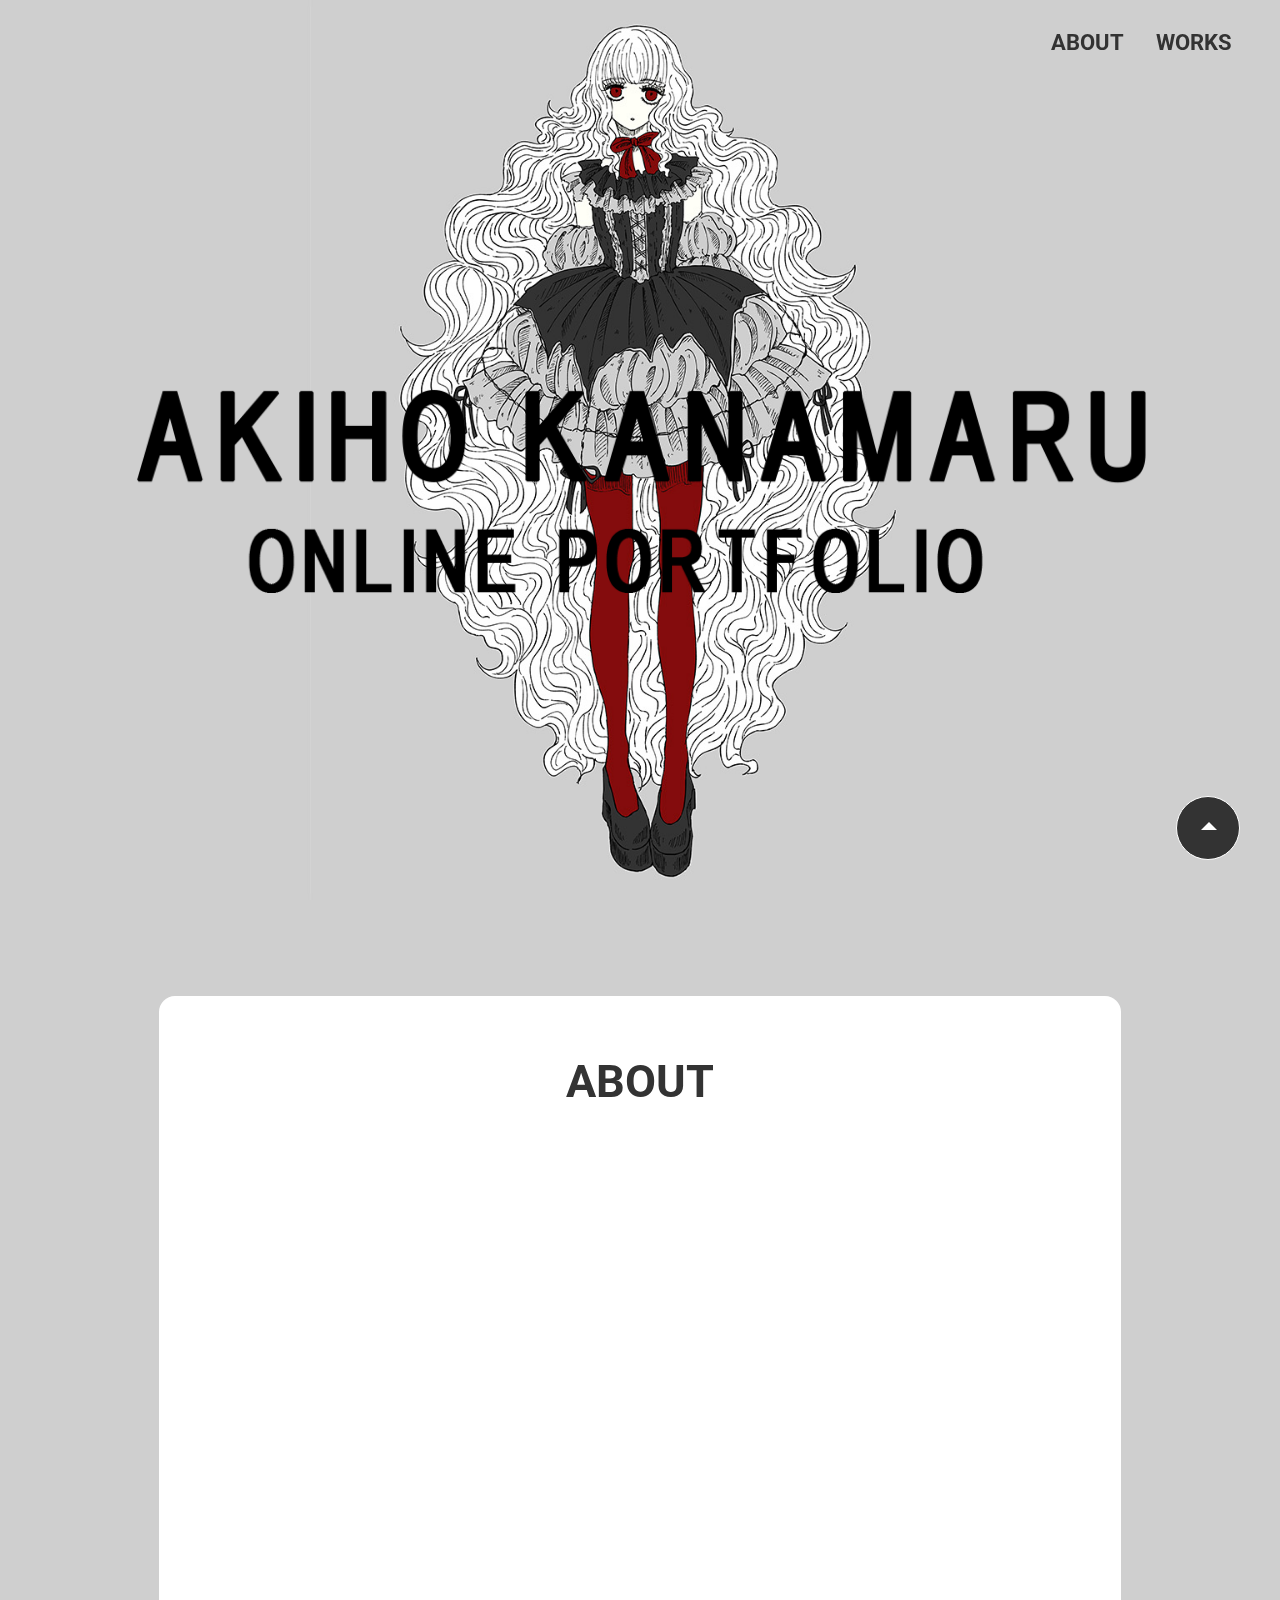
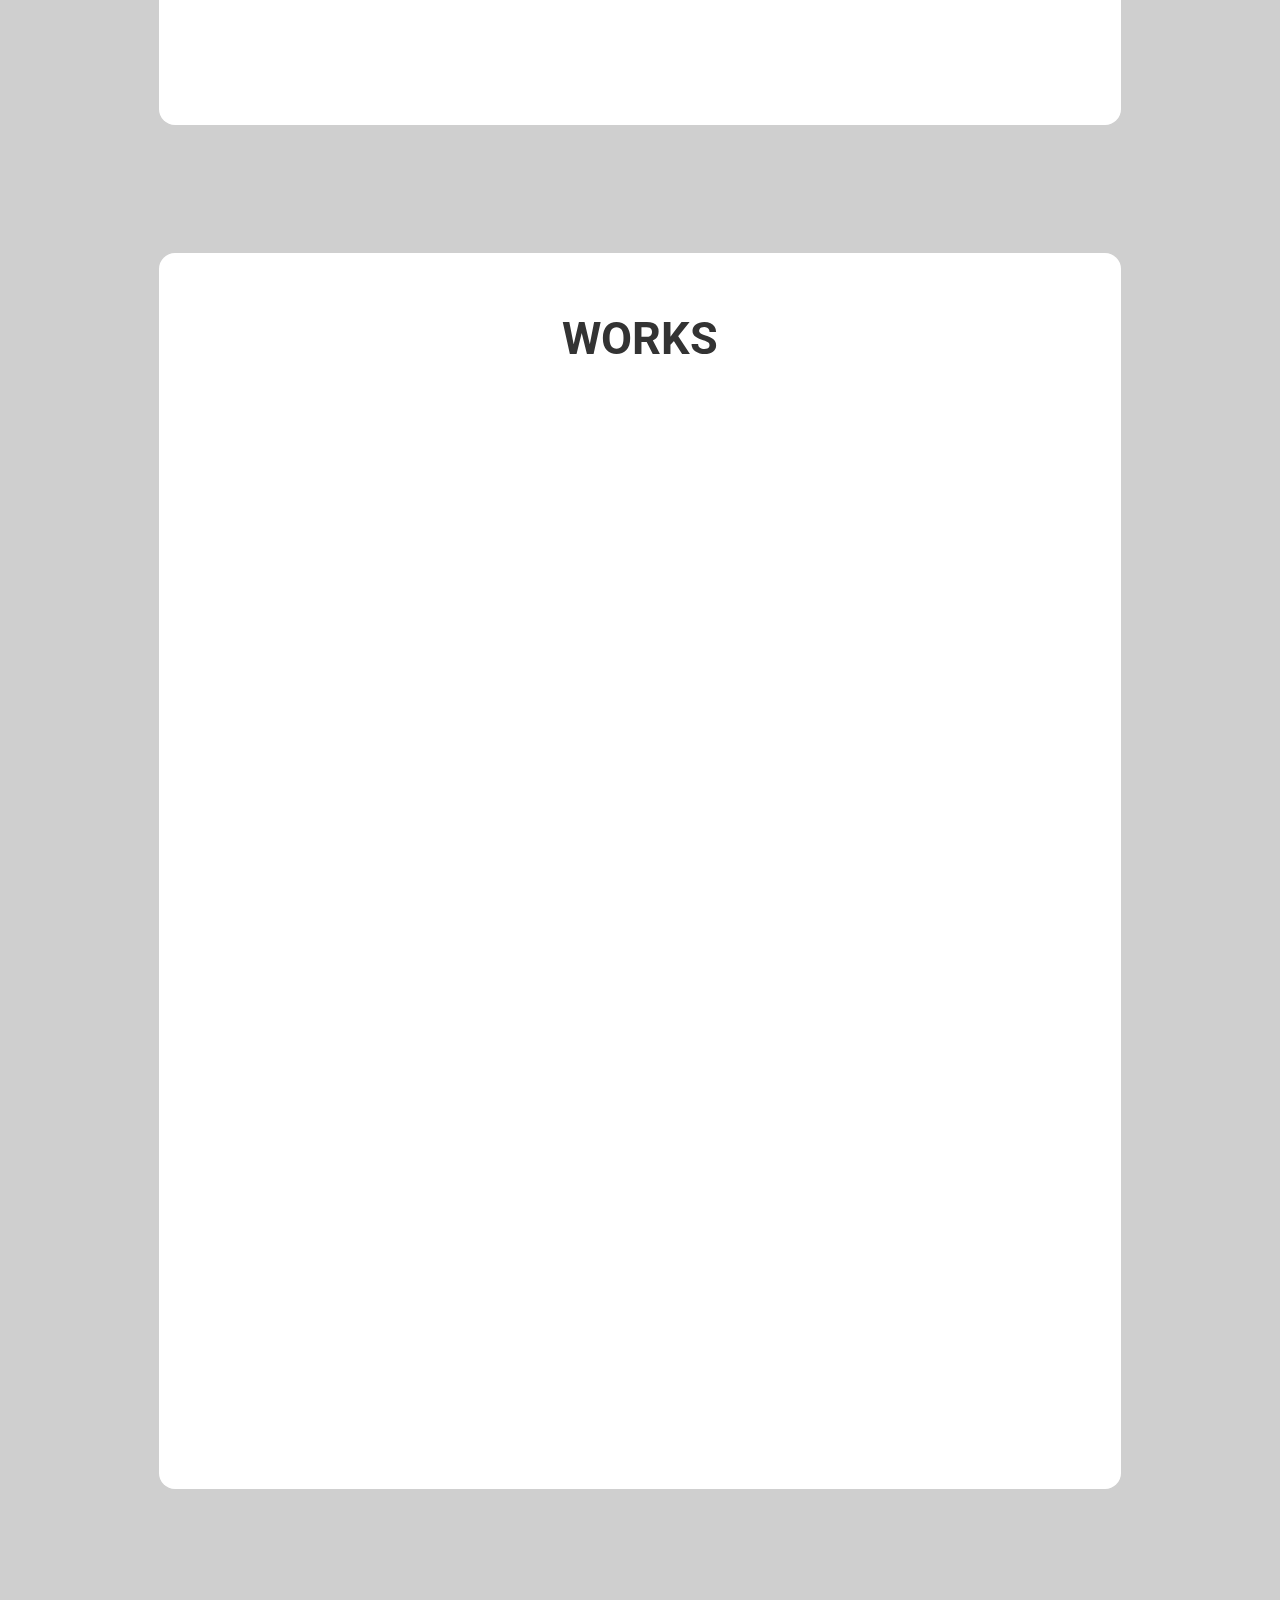
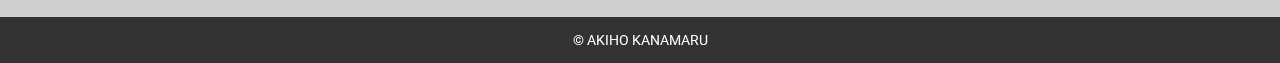
<file: index.html>
<!DOCTYPE html>
<html lang="ja">
<head>
    <meta charset="UTF-8">
    <meta name="viewport" content="width=device-width, initial-scale=1.0">
    <title>AKIHO KANAMARU ONLINE PORTFOLIO</title>

    <link rel="preconnect" href="https://fonts.googleapis.com">
    <link rel="preconnect" href="https://fonts.gstatic.com" crossorigin>
    <link href="https://fonts.googleapis.com/css2?family=Noto+Sans+JP:wght@100..900&family=Roboto:ital,wght@0,100..900;1,100..900&display=swap" rel="stylesheet">
    <link href="https://fonts.googleapis.com/icon?family=Material+Icons+Outlined" rel="stylesheet">

    <link rel="stylesheet" href="css/reset.css">
    <link rel="stylesheet" href="css/style.css">
</head>
<body>
    <header>
        <div class="hamburger-menu">
            <div class="toggle">
                <input type="checkbox" id="menu-btn-check">
                <label for="menu-btn-check" class="menu-btn">
                    <span></span>
                    <span></span>
                    <span></span>
                </label>
                <div class="mask"></div>
                <div class="gnav-contents">
                    <nav class="gnav-list">
                        <ul>
                            <li><a href="#about">ABOUT</a></li>
                            <li><a href="#works">WORKS</a></li>
                        </ul>
                    </nav>
                </div>
            </div>
        </div>
    </header>
    <main class="content">
        <div class="mainvisual">
            <h1>
                <img src="img/logo.png" alt="logo">
            </h1>
            <img src="img/mainvisual.jpg" alt="mv" class="mvimage">
        </div>
        <section id="about" class="container">
            <h2>ABOUT</h2>
            <div class="about-contents fade-in">
                <section class="about-text">
                    <h3>Akiho Kanamaru</h3>
                    <p>1993年東京生まれ。多摩美術大学情報デザイン学科メディア芸術コース卒。<br>
                        在学中から趣味でイラスト制作、同人誌制作を行っている。<br>
                        イラストは静かな雰囲気、同人誌は少し後味の悪い話を中心に制作。<br>
                        2024年2月から同年4月まで職業訓練校のWebデザイン学科に通っていた。
                    </p>
                </section>
                <section class="skill">
                    <h3>Skill</h3>
                    <ul class="skill-icon-list">
                        <li><img src="img/icon/icon1.png" alt="icon1"></li>
                        <li><img src="img/icon/icon2.png" alt="icon2"></li>
                        <li><img src="img/icon/icon3.png" alt="icon3"></li>
                        <li><img src="img/icon/icon4.png" alt="icon4"></li>
                        <li><img src="img/icon/icon5.png" alt="icon5"></li>
                    </ul>
                    <dl class="skill-date">
                        <dt>CLIP STUDIO PAINT EX</dt>
                        <dd>使用歴7年。イラスト、同人誌作成に使用。</dd>
                        <dt>Photoshop</dt>
                        <dd>使用歴8年。簡単なレタッチ、文字入れ、切り抜きや加工が可能。</dd>
                        <dt>Illustrator</dt>
                        <dd>使用歴1年未満。図形による描写、簡単なロゴの作成が可能。</dd>
                        <dt>HTML、css</dt>
                        <dd>使用歴2年。基本的なwebサイトの作成が可能。</dd>
                    </dl>
                </section>
            </div>
        </section>
        <section id="works" class="container">
            <h2>WORKS</h2>
            <section id="illust" class="fade-in">
                <h3>Illust</h3>
                <ul class="illust-list">
                    <li><a href="illust1.html"><img src="img/img_thumnale/img_thumnale1.jpg" alt="thumnale1"></a></li>
                    <li><a href="illust2.html"><img src="img/img_thumnale/img_thumnale2.jpg" alt="thumnale2"></a></li>
                    <li><a href="illust3.html"><img src="img/img_thumnale/img_thumnale3.jpg" alt="thumnale3"></a></li>
                    <li><a href="illust4.html"><img src="img/img_thumnale/img_thumnale4.jpg" alt="thumnale4"></a></li>
                    <li><a href="illust5.html"><img src="img/img_thumnale/img_thumnale5.jpg" alt="thumnale5"></a></li>
                    <li><a href="illust6.html"><img src="img/img_thumnale/img_thumnale6.jpg" alt="thumnale6"></a></li>
                </ul>
            </section>
            <section id="comic" class="fade-in">
                <h3>Comic</h3>
                <ul class="comic-list">
                    <li><a href="comic1.html"><img src="img/img_thumnale/img_thumnale7.jpg" alt="thumnale7"></a></li>
                    <li><a href="comic2.html"><img src="img/img_thumnale/img_thumnale8.jpg" alt="thumnale8"></a></li>
                    <li><a href="comic3.html"><img src="img/img_thumnale/img_thumnale9.jpg" alt="thumnale9"></a></li>
                </ul>
            </section>
        </section>
    </main>
    <footer>
        <a class="to-top" href="#"></a>
        <p class="copyright">&copy; AKIHO KANAMARU</p>
    </footer>

    <script src="https://code.jquery.com/jquery-3.7.1.js" integrity="sha256-eKhayi8LEQwp4NKxN+CfCh+3qOVUtJn3QNZ0TciWLP4=" crossorigin="anonymous"></script>
    <script src="js/script.js"></script>
</body>
</html>
</file>
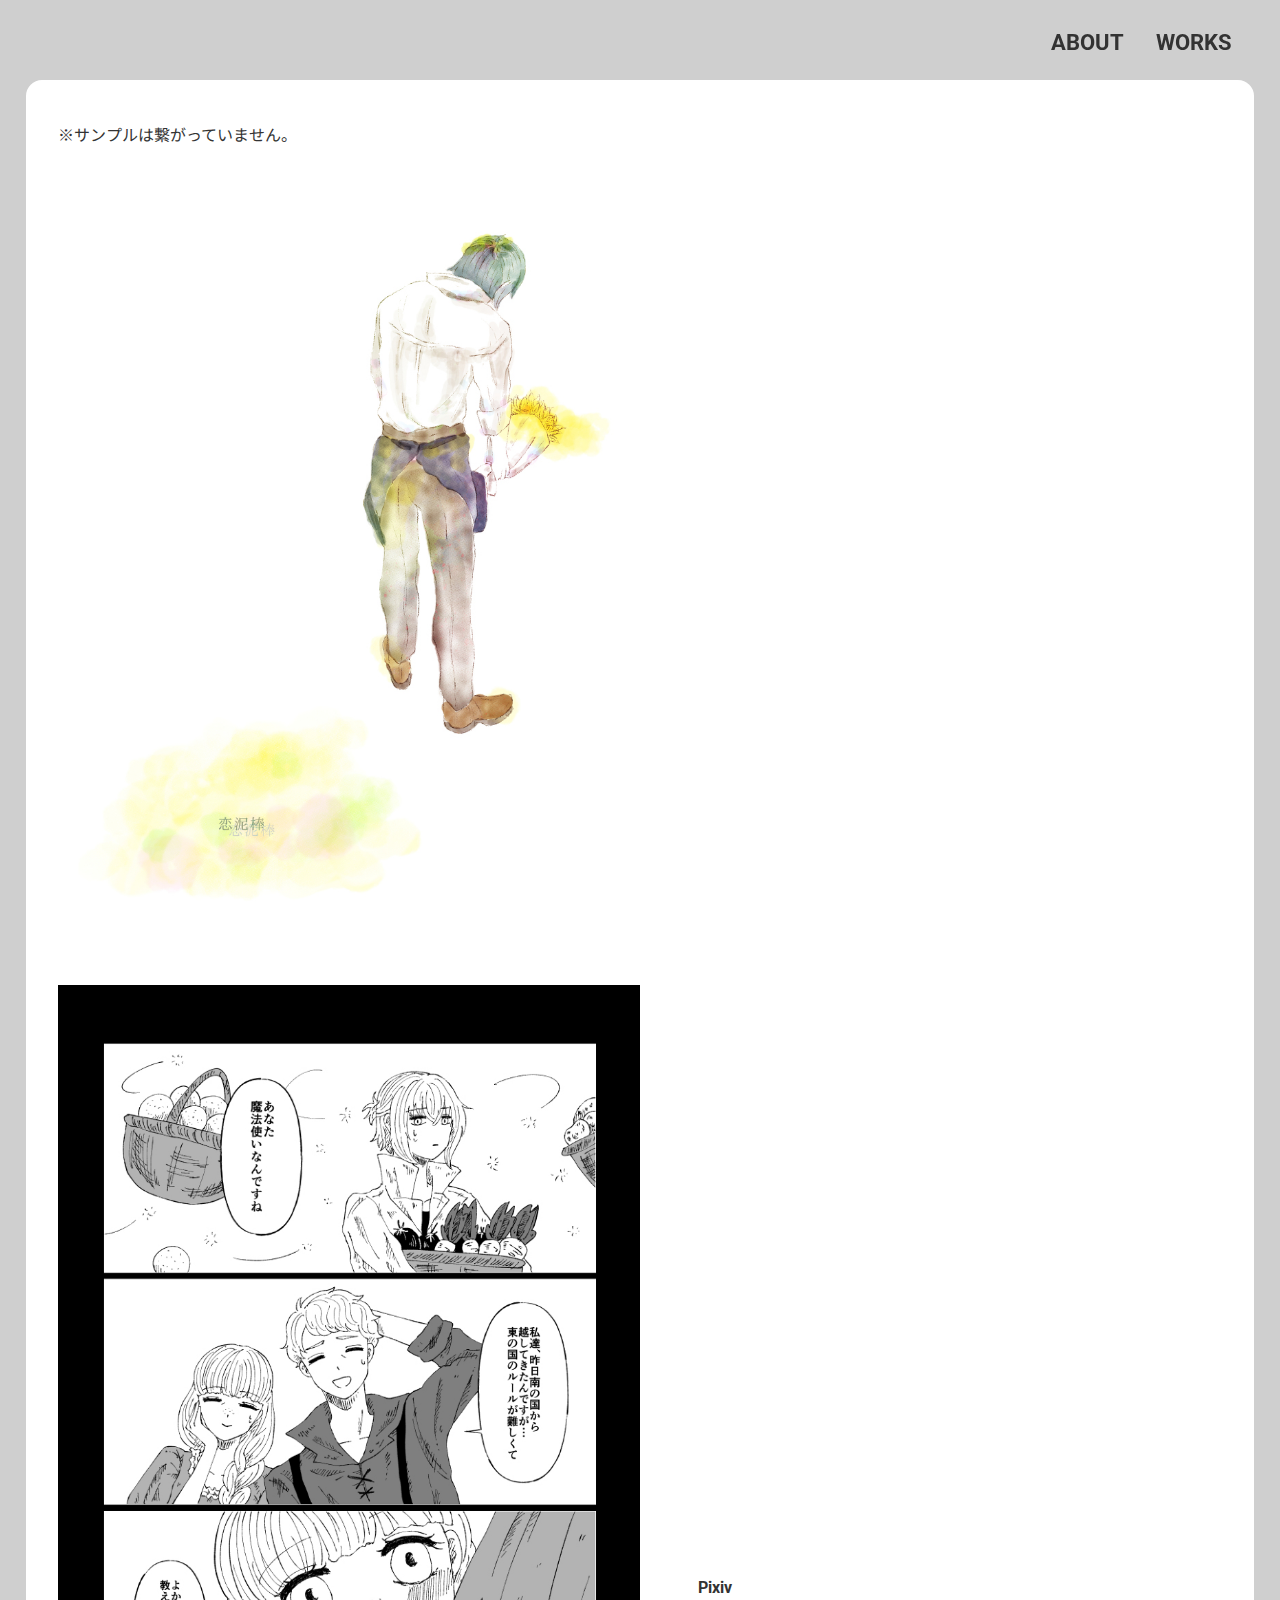
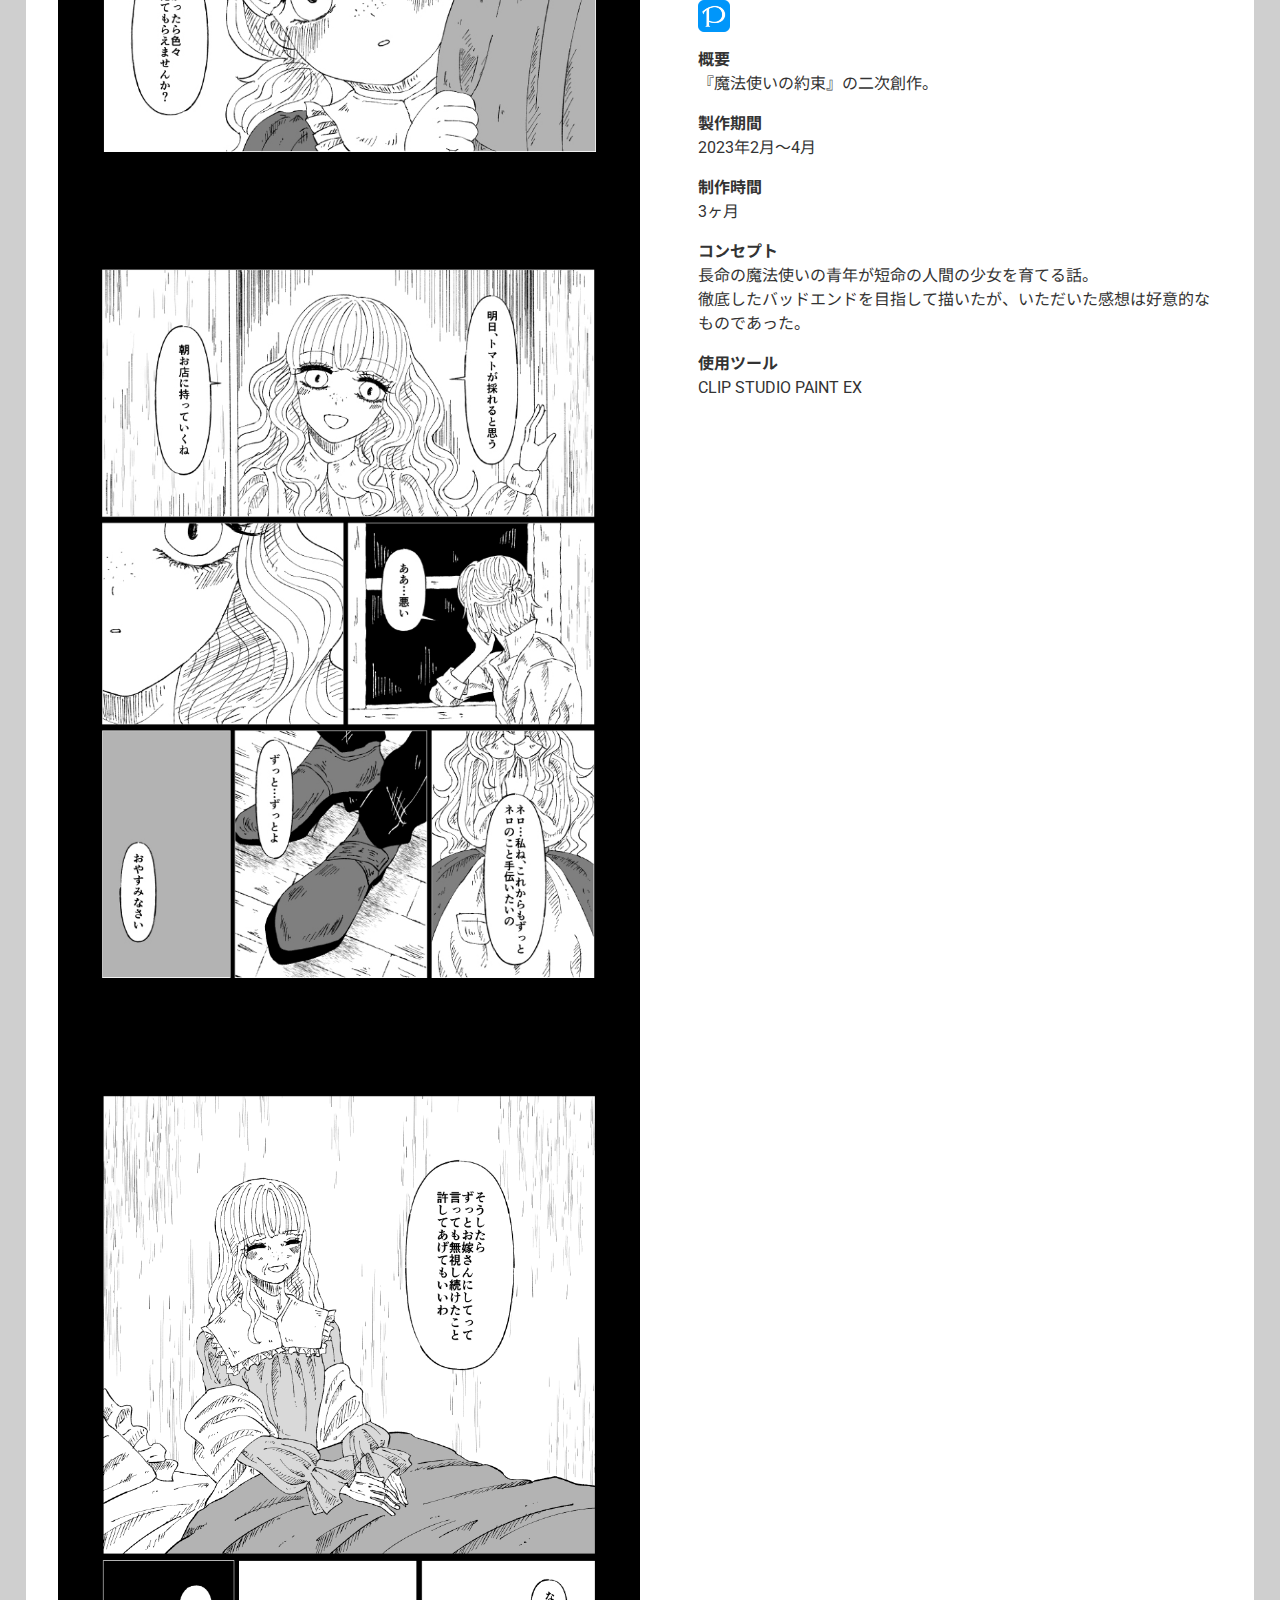
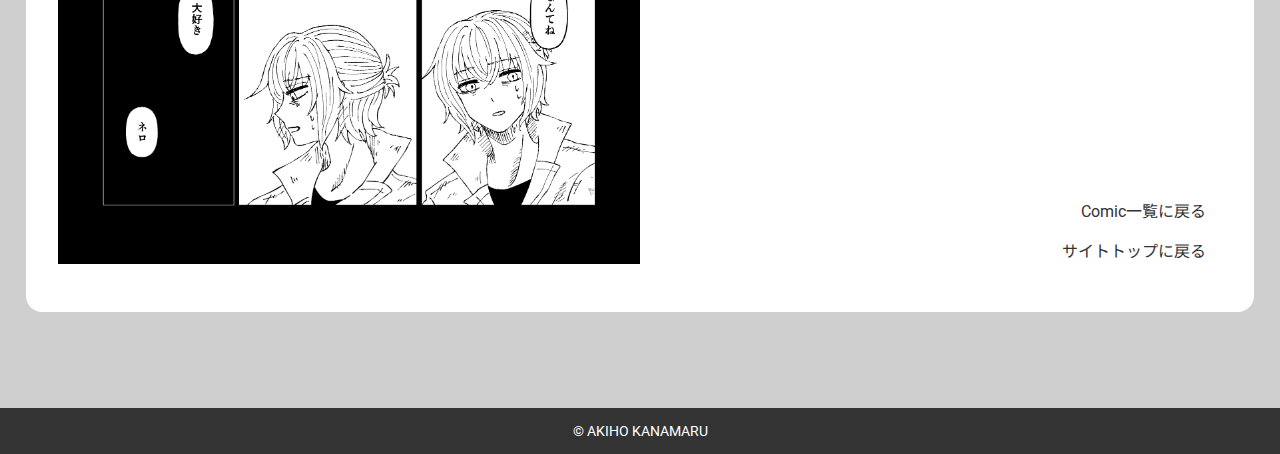
<file: comic2.html>
<!DOCTYPE html>
<html lang="ja">
<head>
    <meta charset="UTF-8">
    <meta name="viewport" content="width=device-width, initial-scale=1.0">
    <title>AKIHO KANAMARU ONLINE PORTFOLIO</title>

    <link rel="preconnect" href="https://fonts.googleapis.com">
    <link rel="preconnect" href="https://fonts.gstatic.com" crossorigin>
    <link href="https://fonts.googleapis.com/css2?family=Noto+Sans+JP:wght@100..900&family=Roboto:ital,wght@0,100..900;1,100..900&display=swap" rel="stylesheet">
    <link href="https://fonts.googleapis.com/icon?family=Material+Icons+Outlined" rel="stylesheet">
    
    <link rel="stylesheet" href="css/reset.css">
    <link rel="stylesheet" href="css/slick.css">
    <link rel="stylesheet" href="css/slick-theme.css">
    <link rel="stylesheet" href="css/style.css">

    <script src="https://code.jquery.com/jquery-3.7.1.js" integrity="sha256-eKhayi8LEQwp4NKxN+CfCh+3qOVUtJn3QNZ0TciWLP4=" crossorigin="anonymous"></script>
    <script src="js/slick.min.js"></script>
    <script src="js/script.js"></script>
</head>
<body>
    <header>
        <div class="hamburger-menu">
            <div class="toggle">
                <input type="checkbox" id="menu-btn-check">
                <label for="menu-btn-check" class="menu-btn">
                    <span></span>
                    <span></span>
                    <span></span>
                </label>
                <div class="gnav-contents">
                    <nav class="gnav-list">
                        <ul>
                            <li><a href="#about">ABOUT</a></li>
                            <li><a href="#works">WORKS</a></li>
                        </ul>
                    </nav>
                </div>
            </div>
        </div>
    </header>
    <main class="work-container">
        <div class="comic-contents">
            <div class="comic-img-list">
                <p>※サンプルは繋がっていません。</p>
                <ul class="slide-items">
                    <li><img src="img/comic/comic5.jpg" alt="comic5"></li>
                    <li><img src="img/comic/comic6.jpg" alt="comic6"></li>
                    <li><img src="img/comic/comic7.jpg" alt="comic7"></li>
                    <li><img src="img/comic/comic8.jpg" alt="comic8"></li>
                </ul>
            </div>
            <div class="comic-text">
                <dl>
                    <dt>Pixiv</dt>
                    <dd class="pixiv-icon">
                        <a href="https://www.pixiv.net/artworks/107549200" target="_blank">
                            <img src="img/icon/icon6.png" alt="icon6">
                        </a>
                    </dd>
                    <dt>概要</dt>
                    <dd>『魔法使いの約束』の二次創作。<br>
                    </dd>
                    <dt>製作期間</dt>
                    <dd>2023年2月～4月</dd>
                    <dt>制作時間</dt>
                    <dd>3ヶ月</dd>
                    <dt>コンセプト</dt>
                    <dd>
                        長命の魔法使いの青年が短命の人間の少女を育てる話。
                        <br>
                        徹底したバッドエンドを目指して描いたが、いただいた感想は好意的なものであった。
                    </dd>
                    <dt>使用ツール</dt>
                    <dd>CLIP STUDIO PAINT EX</dd>
                </dl>

                <ul class="back-link">
                    <li><a href="index.html#comic">Comic一覧に戻る</a></li>
                    <li><a href="index.html">サイトトップに戻る</a></li>
                </ul>
            </div>
        </div>
    </main>
    <footer>
        <p class="copyright">&copy; AKIHO KANAMARU</p>
    </footer>
</body>
</file>
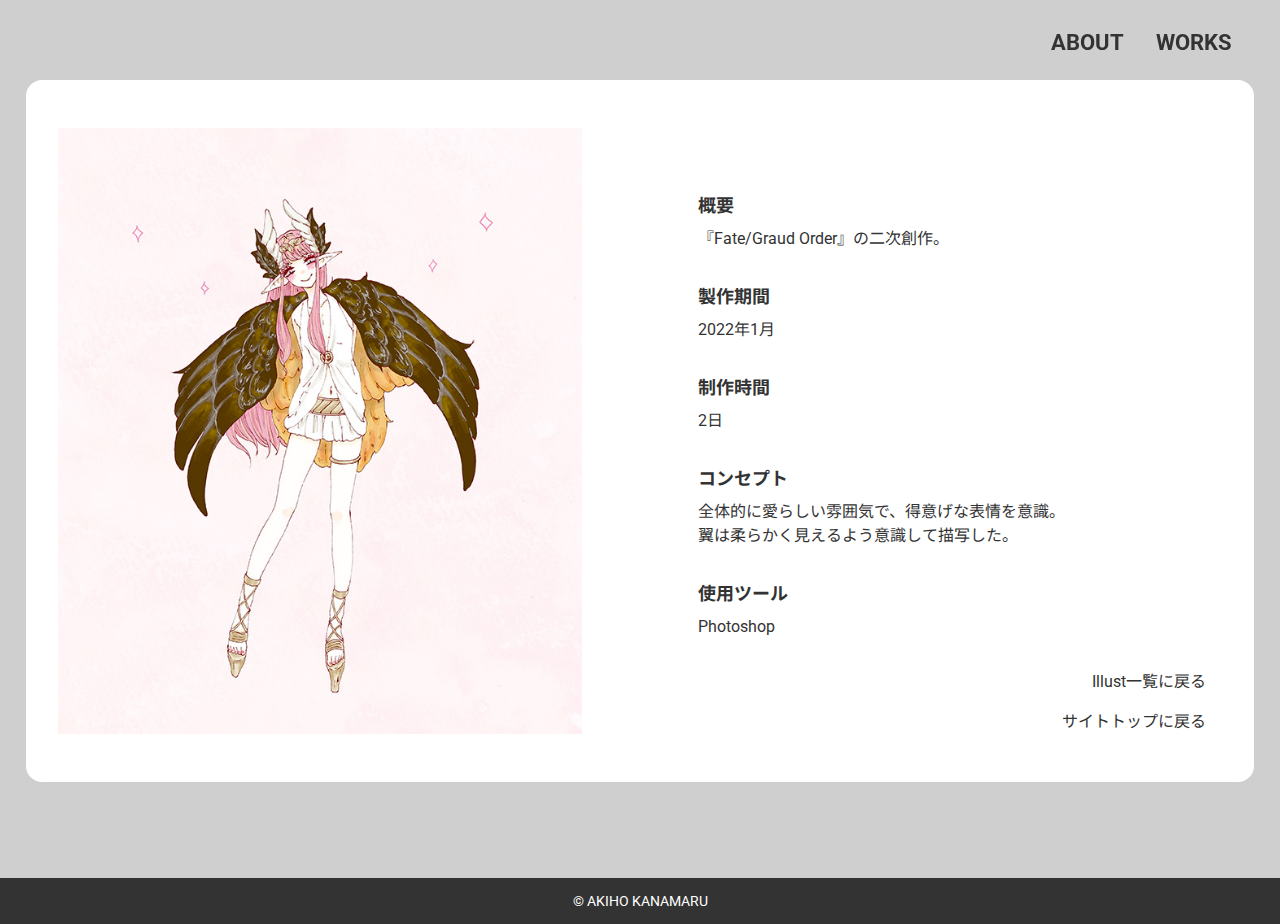
<file: illust1.html>
<!DOCTYPE html>
<html lang="ja">
<head>
    <meta charset="UTF-8">
    <meta name="viewport" content="width=device-width, initial-scale=1.0">
    <title>AKIHO KANAMARU ONLINE PORTFOLIO</title>

    <link rel="preconnect" href="https://fonts.googleapis.com">
    <link rel="preconnect" href="https://fonts.gstatic.com" crossorigin>
    <link href="https://fonts.googleapis.com/css2?family=Noto+Sans+JP:wght@100..900&family=Roboto:ital,wght@0,100..900;1,100..900&display=swap" rel="stylesheet">
    <link href="https://fonts.googleapis.com/icon?family=Material+Icons+Outlined" rel="stylesheet">

    <link rel="stylesheet" href="css/reset.css">
    <link rel="stylesheet" href="css/style.css">
</head>
<body>
    <header>
        <div class="hamburger-menu">
            <div class="toggle">
                <input type="checkbox" id="menu-btn-check">
                <label for="menu-btn-check" class="menu-btn">
                    <span></span>
                    <span></span>
                    <span></span>
                </label>
                <div class="gnav-contents">
                    <nav class="gnav-list">
                        <ul>
                            <li><a href="#about">ABOUT</a></li>
                            <li><a href="#works">WORKS</a></li>
                        </ul>
                    </nav>
                </div>
            </div>
        </div>
    </header>
    <main class="work-container">
        <div class="illust-contents">
            <img src="img/illust/illust1.jpg" alt="illust1">
            <div class="illust-text">
                <dl>
                    <dt>概要</dt>
                    <dd>『Fate/Graud Order』の二次創作。</dd>
                    <dt>製作期間</dt>
                    <dd>2022年1月</dd>
                    <dt>制作時間</dt>
                    <dd>2日</dd>
                    <dt>コンセプト</dt>
                    <dd>全体的に愛らしい雰囲気で、得意げな表情を意識。<br>
                        翼は柔らかく見えるよう意識して描写した。
                    </dd>
                    <dt>使用ツール</dt>
                    <dd>Photoshop</dd>
                </dl>

                <ul class="back-link">
                    <li><a href="index.html#illust">Illust一覧に戻る</a></li>
                    <li><a href="index.html">サイトトップに戻る</a></li>
                </ul>
            </div>
        </div>
    </main>
    <footer>
        <p class="copyright">&copy; AKIHO KANAMARU</p>
    </footer>
</body>
</file>
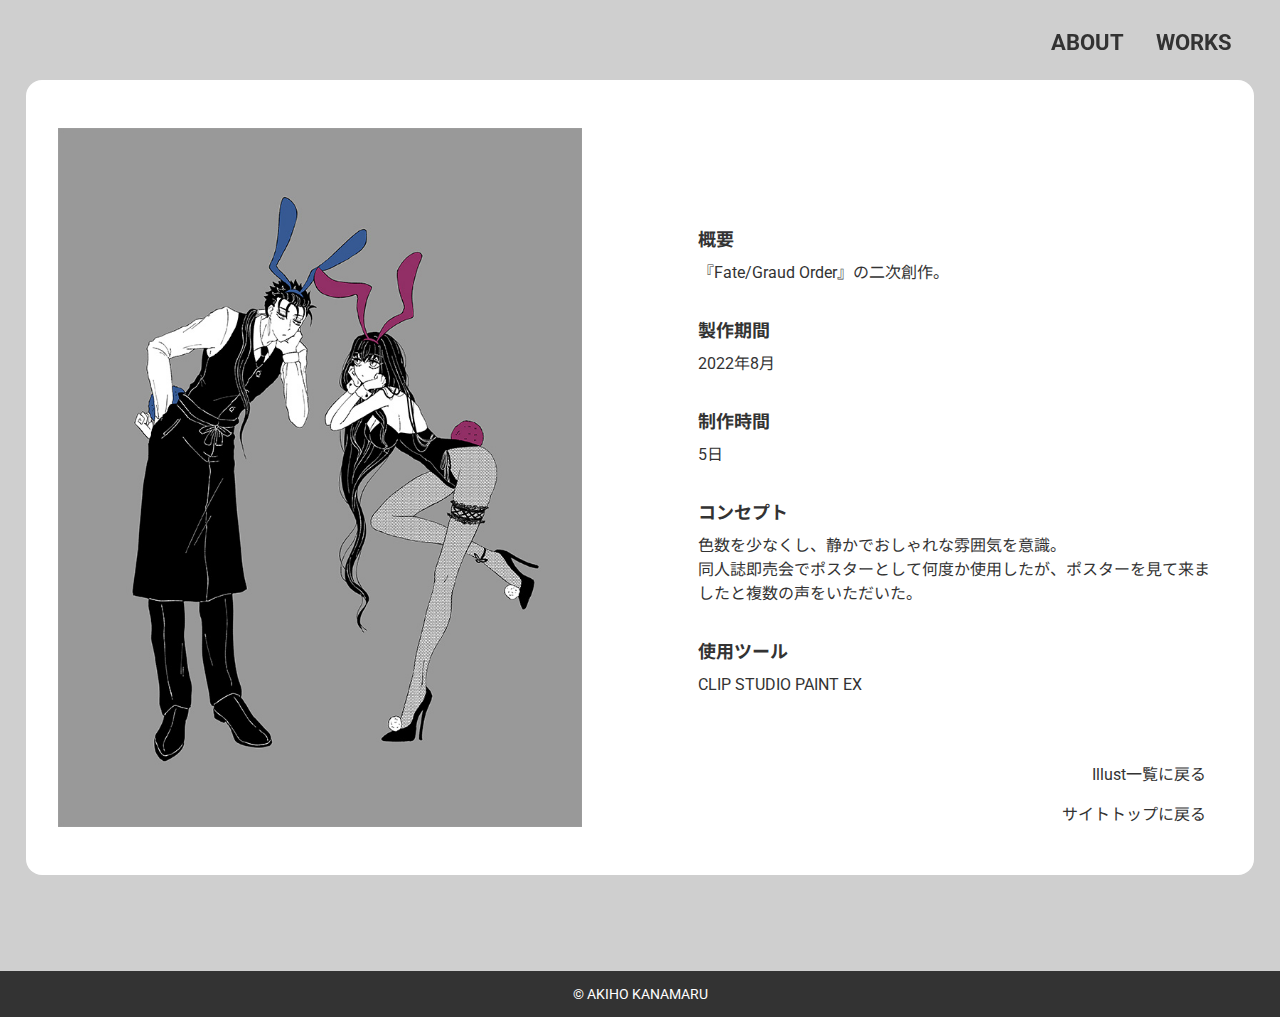
<file: illust2.html>
<!DOCTYPE html>
<html lang="ja">
<head>
    <meta charset="UTF-8">
    <meta name="viewport" content="width=device-width, initial-scale=1.0">
    <title>AKIHO KANAMARU ONLINE PORTFOLIO</title>

    <link rel="preconnect" href="https://fonts.googleapis.com">
    <link rel="preconnect" href="https://fonts.gstatic.com" crossorigin>
    <link href="https://fonts.googleapis.com/css2?family=Noto+Sans+JP:wght@100..900&family=Roboto:ital,wght@0,100..900;1,100..900&display=swap" rel="stylesheet">
    <link href="https://fonts.googleapis.com/icon?family=Material+Icons+Outlined" rel="stylesheet">

    <link rel="stylesheet" href="css/reset.css">
    <link rel="stylesheet" href="css/style.css">
</head>
<body>
    <header>
        <div class="hamburger-menu">
            <div class="toggle">
                <input type="checkbox" id="menu-btn-check">
                <label for="menu-btn-check" class="menu-btn">
                    <span></span>
                    <span></span>
                    <span></span>
                </label>
                <div class="gnav-contents">
                    <nav class="gnav-list">
                        <ul>
                            <li><a href="#about">ABOUT</a></li>
                            <li><a href="#works">WORKS</a></li>
                        </ul>
                    </nav>
                </div>
            </div>
        </div>
    </header>
    <main class="work-container">
        <div class="illust-contents">
            <img src="img/illust/illust2.jpg" alt="illust2">
            <div class="illust-text">
                <dl>
                    <dt>概要</dt>
                    <dd>『Fate/Graud Order』の二次創作。</dd>
                    <dt>製作期間</dt>
                    <dd>2022年8月</dd>
                    <dt>制作時間</dt>
                    <dd>5日</dd>
                    <dt>コンセプト</dt>
                    <dd>色数を少なくし、静かでおしゃれな雰囲気を意識。<br>
                        同人誌即売会でポスターとして何度か使用したが、ポスターを見て来ましたと複数の声をいただいた。
                    </dd>
                    <dt>使用ツール</dt>
                    <dd>CLIP STUDIO PAINT EX</dd>
                </dl>

                <ul class="back-link">
                    <li><a href="index.html#illust">Illust一覧に戻る</a></li>
                    <li><a href="index.html">サイトトップに戻る</a></li>
                </ul>
            </div>
        </div>
    </main>
    <footer>
        <p class="copyright">&copy; AKIHO KANAMARU</p>
    </footer>
</body>
</file>
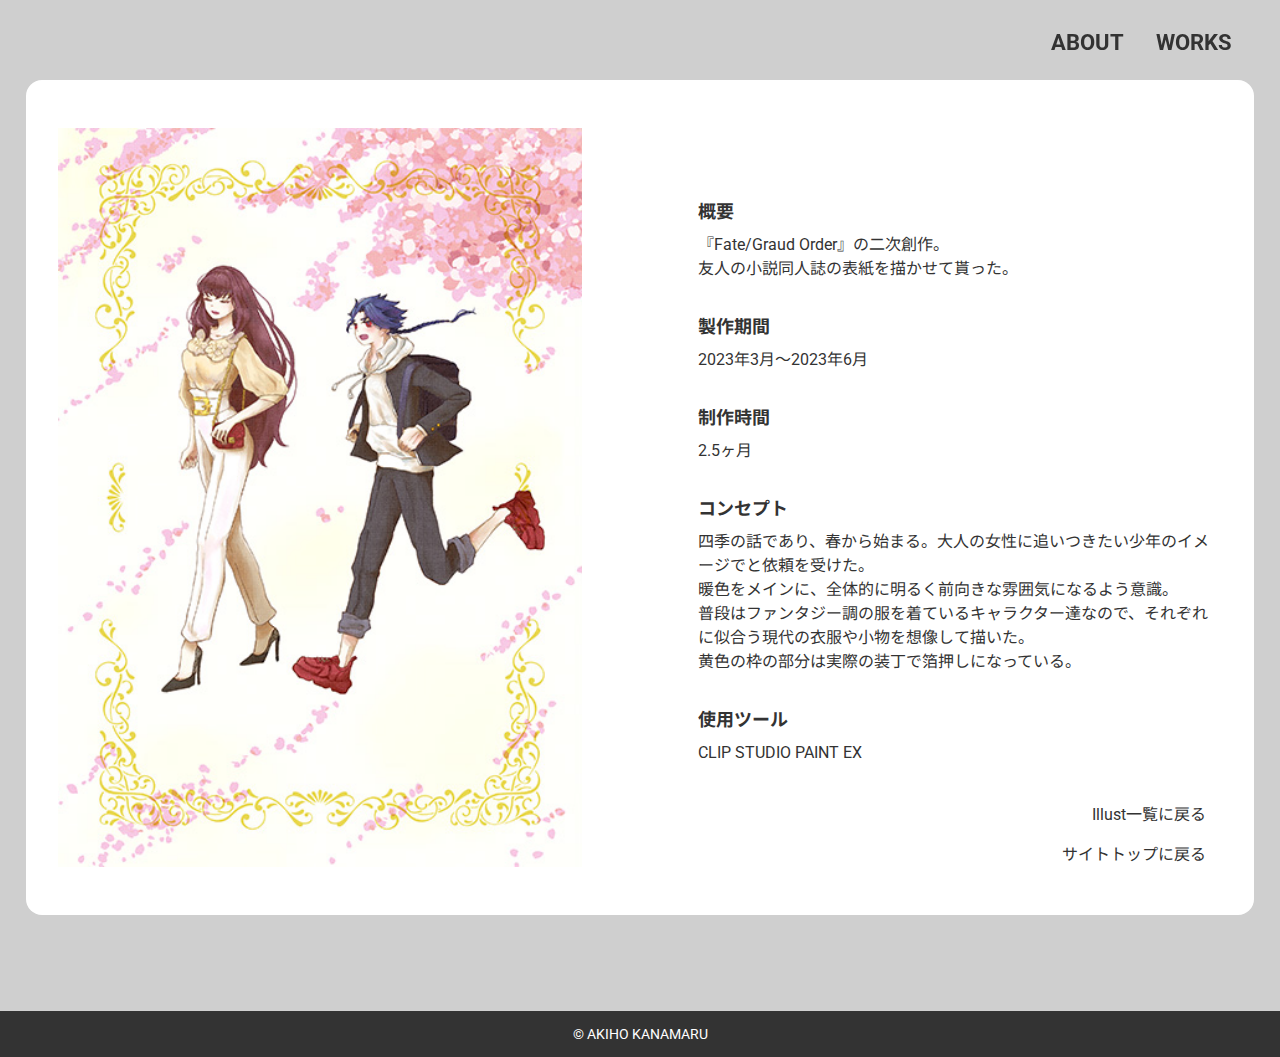
<file: illust3.html>
<!DOCTYPE html>
<html lang="ja">
<head>
    <meta charset="UTF-8">
    <meta name="viewport" content="width=device-width, initial-scale=1.0">
    <title>AKIHO KANAMARU ONLINE PORTFOLIO</title>

    <link rel="preconnect" href="https://fonts.googleapis.com">
    <link rel="preconnect" href="https://fonts.gstatic.com" crossorigin>
    <link href="https://fonts.googleapis.com/css2?family=Noto+Sans+JP:wght@100..900&family=Roboto:ital,wght@0,100..900;1,100..900&display=swap" rel="stylesheet">
    <link href="https://fonts.googleapis.com/icon?family=Material+Icons+Outlined" rel="stylesheet">

    <link rel="stylesheet" href="css/reset.css">
    <link rel="stylesheet" href="css/style.css">
</head>
<body>
    <header>
        <div class="hamburger-menu">
            <div class="toggle">
                <input type="checkbox" id="menu-btn-check">
                <label for="menu-btn-check" class="menu-btn">
                    <span></span>
                    <span></span>
                    <span></span>
                </label>
                <div class="gnav-contents">
                    <nav class="gnav-list">
                        <ul>
                            <li><a href="#about">ABOUT</a></li>
                            <li><a href="#works">WORKS</a></li>
                        </ul>
                    </nav>
                </div>
            </div>
        </div>
    </header>
    <main class="work-container">
        <div class="illust-contents">
            <img src="img/illust/illust3.jpg" alt="illust3">
            <div class="illust-text">
                <dl>
                    <dt>概要</dt>
                    <dd>『Fate/Graud Order』の二次創作。<br>
                        友人の小説同人誌の表紙を描かせて貰った。<br>
                    </dd>
                    <dt>製作期間</dt>
                    <dd>2023年3月～2023年6月</dd>
                    <dt>制作時間</dt>
                    <dd>2.5ヶ月</dd>
                    <dt>コンセプト</dt>
                    <dd>
                        四季の話であり、春から始まる。大人の女性に追いつきたい少年のイメージでと依頼を受けた。<br>
                        暖色をメインに、全体的に明るく前向きな雰囲気になるよう意識。<br>
                        普段はファンタジー調の服を着ているキャラクター達なので、それぞれに似合う現代の衣服や小物を想像して描いた。<br>
                        黄色の枠の部分は実際の装丁で箔押しになっている。
                    </dd>
                    <dt>使用ツール</dt>
                    <dd>CLIP STUDIO PAINT EX</dd>
                </dl>

                <ul class="back-link">
                    <li><a href="index.html#illust">Illust一覧に戻る</a></li>
                    <li><a href="index.html">サイトトップに戻る</a></li>
                </ul>
            </div>
        </div>
    </main>
    <footer>
        <p class="copyright">&copy; AKIHO KANAMARU</p>
    </footer>
</body>
</file>
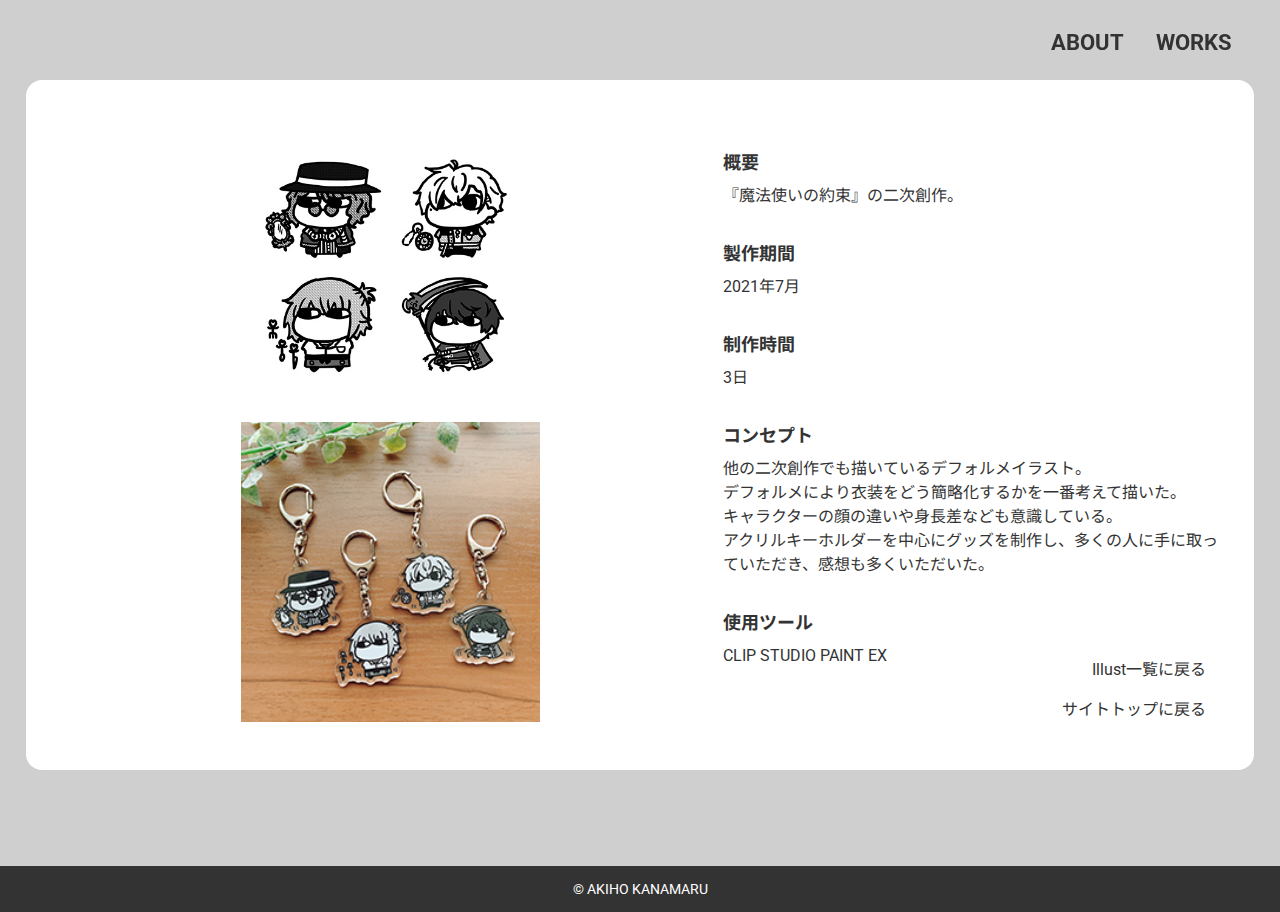
<file: illust4.html>
<!DOCTYPE html>
<html lang="ja">
<head>
    <meta charset="UTF-8">
    <meta name="viewport" content="width=device-width, initial-scale=1.0">
    <title>AKIHO KANAMARU ONLINE PORTFOLIO</title>

    <link rel="preconnect" href="https://fonts.googleapis.com">
    <link rel="preconnect" href="https://fonts.gstatic.com" crossorigin>
    <link href="https://fonts.googleapis.com/css2?family=Noto+Sans+JP:wght@100..900&family=Roboto:ital,wght@0,100..900;1,100..900&display=swap" rel="stylesheet">
    <link href="https://fonts.googleapis.com/icon?family=Material+Icons+Outlined" rel="stylesheet">

    <link rel="stylesheet" href="css/reset.css">
    <link rel="stylesheet" href="css/style.css">
</head>
<body>
    <header>
        <div class="hamburger-menu">
            <div class="toggle">
                <input type="checkbox" id="menu-btn-check">
                <label for="menu-btn-check" class="menu-btn">
                    <span></span>
                    <span></span>
                    <span></span>
                </label>
                <div class="gnav-contents">
                    <nav class="gnav-list">
                        <ul>
                            <li><a href="#about">ABOUT</a></li>
                            <li><a href="#works">WORKS</a></li>
                        </ul>
                    </nav>
                </div>
            </div>
        </div>
    </header>
    <main class="work-container">
        <div class="illust-contents">
            <div class="illust4">
                <img src="img/illust/illust4.jpg" alt="illust4">
                <img src="img/illust/illust4-2.JPG" alt="illust4-2">
            </div>
            <div class="illust-text">
                <dl>
                    <dt>概要</dt>
                    <dd>『魔法使いの約束』の二次創作。</dd>
                    <dt>製作期間</dt>
                    <dd>2021年7月</dd>
                    <dt>制作時間</dt>
                    <dd>3日</dd>
                    <dt>コンセプト</dt>
                    <dd>他の二次創作でも描いているデフォルメイラスト。<br>
                        デフォルメにより衣装をどう簡略化するかを一番考えて描いた。<br>
                        キャラクターの顔の違いや身長差なども意識している。<br>
                        アクリルキーホルダーを中心にグッズを制作し、多くの人に手に取っていただき、感想も多くいただいた。
                    </dd>
                    <dt>使用ツール</dt>
                    <dd>CLIP STUDIO PAINT EX</dd>
                </dl>
                <ul class="back-link">
                    <li><a href="index.html#illust">Illust一覧に戻る</a></li>
                    <li><a href="index.html">サイトトップに戻る</a></li>
                </ul>
            </div>
        </div>
    </main>
    <footer>
        <p class="copyright">&copy; AKIHO KANAMARU</p>
    </footer>
</body>
</file>
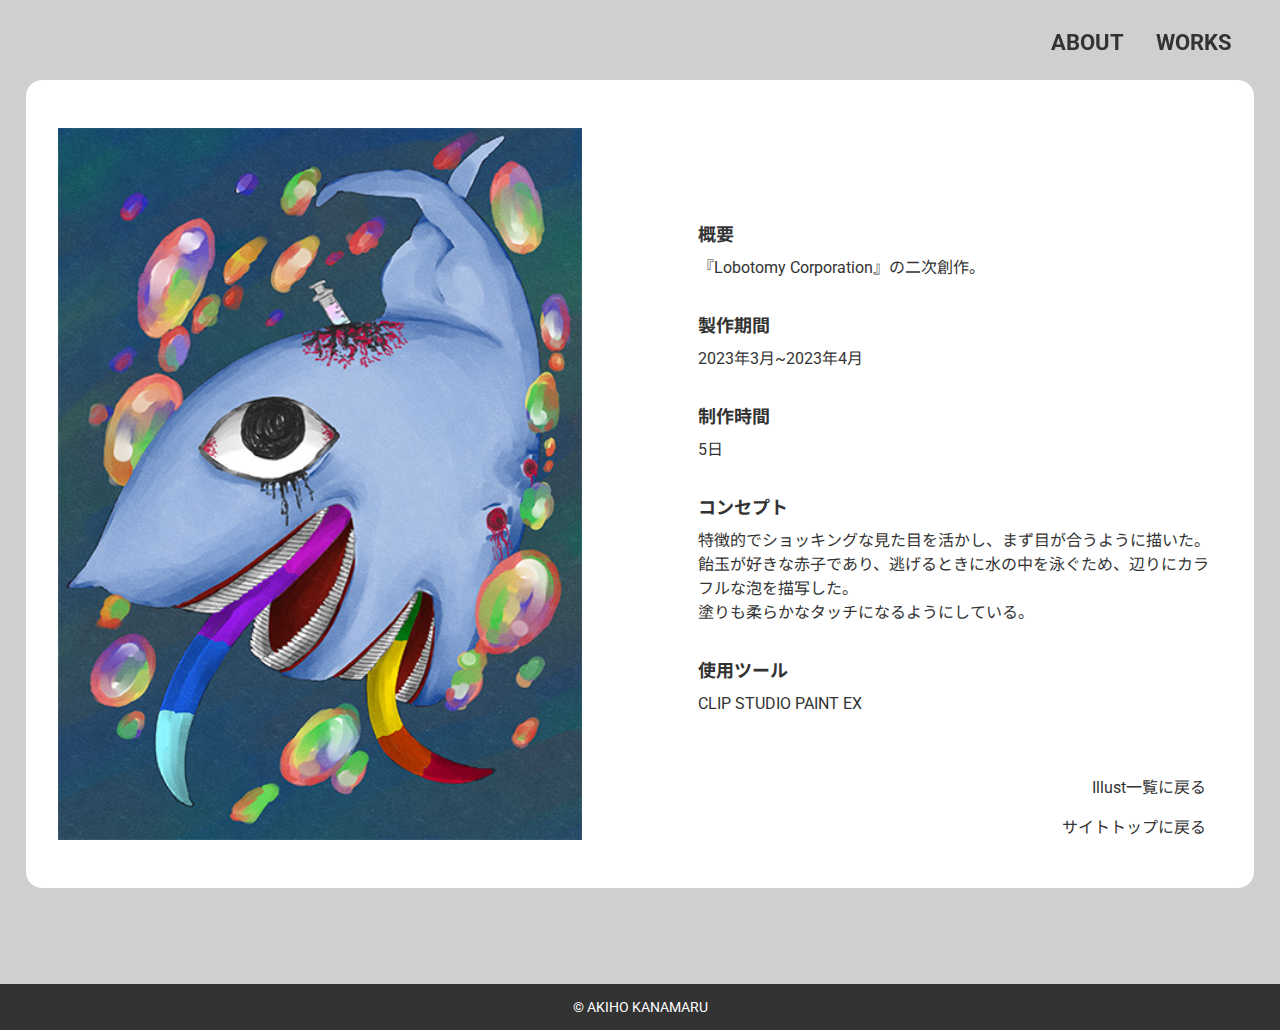
<file: illust5.html>
<!DOCTYPE html>
<html lang="ja">
<head>
    <meta charset="UTF-8">
    <meta name="viewport" content="width=device-width, initial-scale=1.0">
    <title>AKIHO KANAMARU ONLINE PORTFOLIO</title>

    <link rel="preconnect" href="https://fonts.googleapis.com">
    <link rel="preconnect" href="https://fonts.gstatic.com" crossorigin>
    <link href="https://fonts.googleapis.com/css2?family=Noto+Sans+JP:wght@100..900&family=Roboto:ital,wght@0,100..900;1,100..900&display=swap" rel="stylesheet">
    <link href="https://fonts.googleapis.com/icon?family=Material+Icons+Outlined" rel="stylesheet">

    <link rel="stylesheet" href="css/reset.css">
    <link rel="stylesheet" href="css/style.css">
</head>
<body>
    <header>
        <div class="hamburger-menu">
            <div class="toggle">
                <input type="checkbox" id="menu-btn-check">
                <label for="menu-btn-check" class="menu-btn">
                    <span></span>
                    <span></span>
                    <span></span>
                </label>
                <div class="gnav-contents">
                    <nav class="gnav-list">
                        <ul>
                            <li><a href="#about">ABOUT</a></li>
                            <li><a href="#works">WORKS</a></li>
                        </ul>
                    </nav>
                </div>
            </div>
        </div>
    </header>
    <main class="work-container">
        <div class="illust-contents">
            <img src="img/illust/illust5.jpg" alt="illust5">
            <div class="illust-text">
                <dl>
                    <dt>概要</dt>
                    <dd>『Lobotomy Corporation』の二次創作。</dd>
                    <dt>製作期間</dt>
                    <dd>2023年3月~2023年4月</dd>
                    <dt>制作時間</dt>
                    <dd>5日</dd>
                    <dt>コンセプト</dt>
                    <dd>特徴的でショッキングな見た目を活かし、まず目が合うように描いた。<br>
                        飴玉が好きな赤子であり、逃げるときに水の中を泳ぐため、辺りにカラフルな泡を描写した。<br>
                        塗りも柔らかなタッチになるようにしている。
                    </dd>
                    <dt>使用ツール</dt>
                    <dd>CLIP STUDIO PAINT EX</dd>
                </dl>

                <ul class="back-link">
                    <li><a href="index.html#illust">Illust一覧に戻る</a></li>
                    <li><a href="index.html">サイトトップに戻る</a></li>
                </ul>
            </div>
        </div>
    </main>
    <footer>
        <p class="copyright">&copy; AKIHO KANAMARU</p>
    </footer>
</body>
</file>
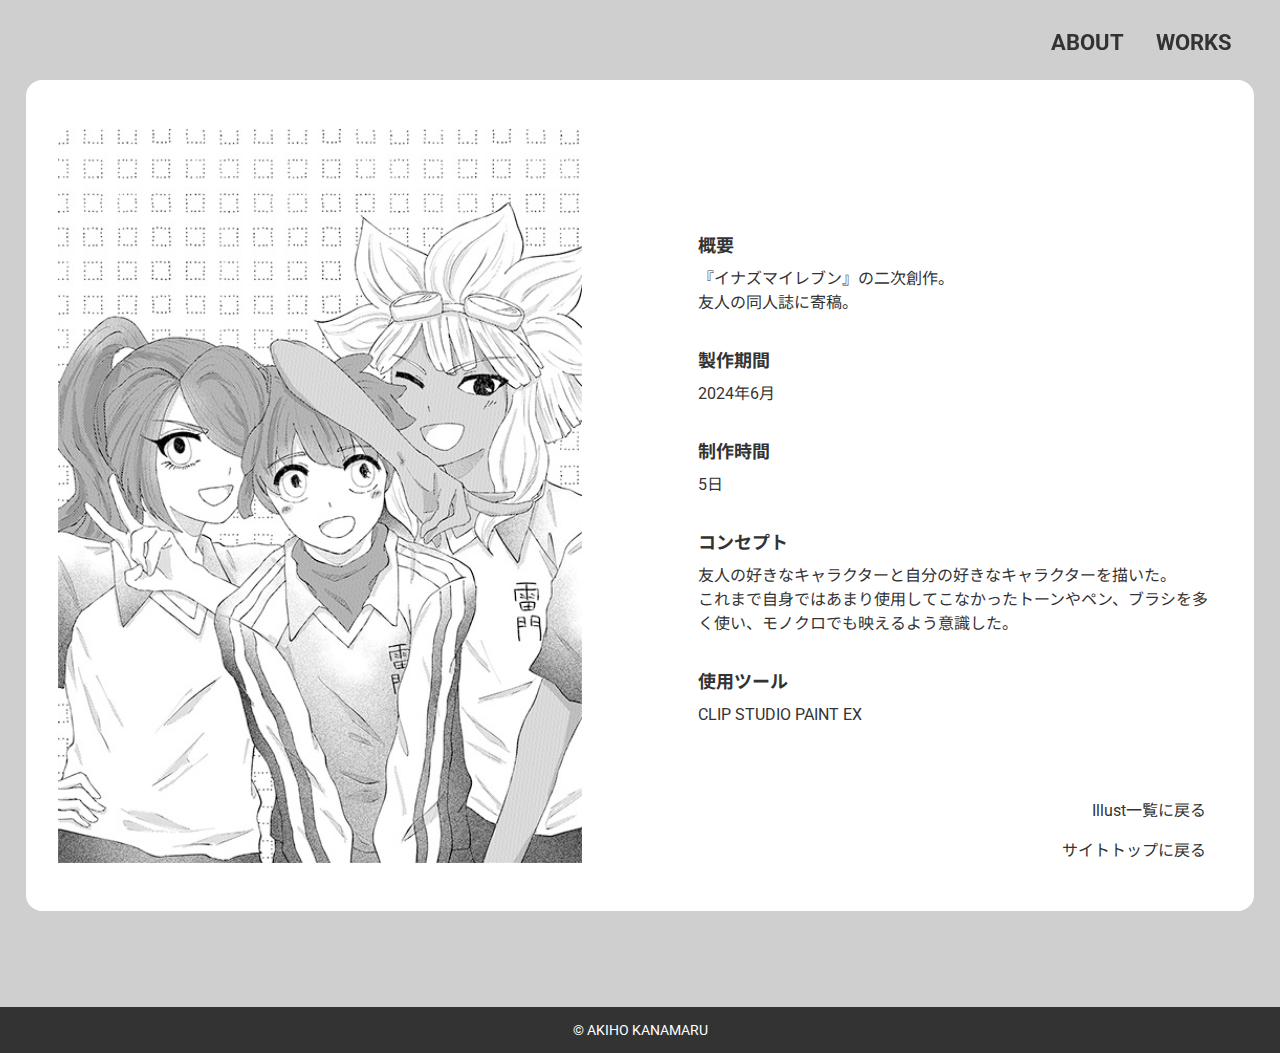
<file: illust6.html>
<!DOCTYPE html>
<html lang="ja">
<head>
    <meta charset="UTF-8">
    <meta name="viewport" content="width=device-width, initial-scale=1.0">
    <title>AKIHO KANAMARU ONLINE PORTFOLIO</title>

    <link rel="preconnect" href="https://fonts.googleapis.com">
    <link rel="preconnect" href="https://fonts.gstatic.com" crossorigin>
    <link href="https://fonts.googleapis.com/css2?family=Noto+Sans+JP:wght@100..900&family=Roboto:ital,wght@0,100..900;1,100..900&display=swap" rel="stylesheet">
    <link href="https://fonts.googleapis.com/icon?family=Material+Icons+Outlined" rel="stylesheet">

    <link rel="stylesheet" href="css/reset.css">
    <link rel="stylesheet" href="css/style.css">
</head>
<body>
    <header>
        <div class="hamburger-menu">
            <div class="toggle">
                <input type="checkbox" id="menu-btn-check">
                <label for="menu-btn-check" class="menu-btn">
                    <span></span>
                    <span></span>
                    <span></span>
                </label>
                <div class="gnav-contents">
                    <nav class="gnav-list">
                        <ul>
                            <li><a href="#about">ABOUT</a></li>
                            <li><a href="#works">WORKS</a></li>
                        </ul>
                    </nav>
                </div>
            </div>
        </div>
    </header>
    <main class="work-container">
        <div class="illust-contents">
            <img src="img/illust/illust6.jpg" alt="illust6">
            <div class="illust-text">
                <dl>
                    <dt>概要</dt>
                    <dd>『イナズマイレブン』の二次創作。<br>
                        友人の同人誌に寄稿。
                    </dd>
                    <dt>製作期間</dt>
                    <dd>2024年6月</dd>
                    <dt>制作時間</dt>
                    <dd>5日</dd>
                    <dt>コンセプト</dt>
                    <dd>友人の好きなキャラクターと自分の好きなキャラクターを描いた。<br>
                        これまで自身ではあまり使用してこなかったトーンやペン、ブラシを多く使い、モノクロでも映えるよう意識した。
                    </dd>
                    <dt>使用ツール</dt>
                    <dd>CLIP STUDIO PAINT EX</dd>
                </dl>

                <ul class="back-link">
                    <li><a href="index.html#illust">Illust一覧に戻る</a></li>
                    <li><a href="index.html">サイトトップに戻る</a></li>
                </ul>
            </div>
        </div>
    </main>
    <footer>
        <p class="copyright">&copy; AKIHO KANAMARU</p>
    </footer>
</body>
</file>
<file: css/style.css>
@charset "utf-8";

* {
    box-sizing: border-box;
}

body {
    color: #333;
    font-family: "Roboto", "Noto Sans JP", Arial, "Hiragino Kaku Gothic ProN", "Hiragino Sans", Meiryo, sans-serif;
    background-color: #CFCFCF;
}

img {
    vertical-align: top;
    height: auto;
    max-width: 100%;
}

li {
    list-style: none;
}

a {
    text-decoration: none;
    color: #333;
}

/* headerの設定 */
header {
    height: 5rem;
    width: 100%;
    padding: 2rem 3rem;
    position: fixed;
    top: 0;
    z-index: 100;
}

.gnav-list {
    display: flex;
    justify-content: flex-end;
}

.gnav-list ul {
    display: flex;
}

.gnav-list li {
    margin-left: 2rem;
}

.gnav-list a {
    font-size: 1.375rem;
    font-weight: bold;
}

.gnav-list a:hover {
    color: #840C0D;
}

#menu-btn-check {
    display: none;
}

/* MVの設定 */
.mainvisual {
    height: 100vh;
}

.mvimage {
    position: fixed;
    top: 50%;
    left: 50%;
    z-index: -1;
    transform: translate(-50%, -50%);
    height: 100vh;
    max-width: 100vw;
    object-fit: cover;
}

h1 {
    display: flex;
    justify-content: center;
    padding-top: 39vh;
}

/* mainの設定 */
.content {
    max-width: 70rem;
    margin: 0 auto;
    padding: 0 2%;
}

.container {
    margin: 6rem 5% 8rem 5%;
    background-color: #fff;
    border-radius: 1rem;
    padding: 4rem;
}

h2 {
    text-align: center;
    font-size: 2.8rem;
    margin-bottom: 4rem;
}

.fade-in {
    opacity: 0;
    transform: translateY(30px);
    transition: all 0.6s ease;
}
  
.fade-in.show {
    opacity: 1;
    transform: translateY(0);
}

/* aboutの設定 */
.about-contents {
    display: flex;
    justify-content: space-between;
    line-height: 1.5;
}

.about-text,
.skill {
    width: 45%;
}

h3 {
    font-size: 1.75rem;
    padding-bottom: 0.3rem;
    border-bottom: 2px solid #840C0D;
    margin-bottom: 2rem;
}

.skill-icon-list {
    display: flex;
    margin-bottom: 2rem;
}

dt {
    font-weight: bold;
}

dd {
    margin-bottom: 1rem;
}

/* worksの設定 */
#works a:hover {
    opacity: 0.7;
}

.illust-list,
.comic-list {
    display: flex;
    flex-wrap: wrap;
    gap: 2rem;
}

.illust-list li,
.comic-list li {
    width: calc((100% / 3) - 1.34rem);
}

.illust-list {
    margin-bottom: 4rem;
}

/* footerの設定 */
footer {
    padding: 1rem 0;
    background-color: #333;
}

footer p {
    text-align: center;
    color: #fff;
    font-size: 0.875rem;
}

.to-top {
    width: 4rem;
    height: 4rem;
    background-color: #333;
    border: 1px solid #fff;
    border-radius: 50%;
    position: fixed;
    right: 2.5rem;
    bottom: 2.5rem;
}

.to-top::before {
    content: "";
    border-left: 0.5rem solid transparent; 
    border-right: 0.5rem solid transparent;
    border-bottom: 0.5rem solid #fff;
    position: relative;
    left: 1.5rem;
    top: 0.5rem;
}

/* illustの設定 */
.work-container {
    padding: 0 2%;
}

.illust-contents,
.comic-contents {
    max-width: 80rem;
    margin: 5rem auto 6rem auto;
    display: flex;
    align-items: center;
    justify-content: space-between;
    padding: 3rem 2rem;
    background-color: #fff;
    border-radius: 1rem;
    position: relative;
}

.illust-contents img,
.illust-text,
.comic-text {
    width: 45%;
}

.illust-text,
.comic-text {
    line-height: 1.5;
}

.illust-text dt {
    margin-bottom: 0.5rem;
    font-size: 1.125rem;
}

.illust-text dd {
    margin-bottom: 2rem;
}

.back-link {
    position: absolute;
    bottom: 3rem;
    right: 3rem;
}

.back-link li:first-child {
    margin-bottom: 1rem;
    text-align: right;
}

.back-link li a:hover {
    opacity: 0.7;
}

.illust4 {
    display: flex;
    flex-direction: column;
    align-items: center;
    gap: 1rem;
    width: 60%;
}

/* comicの設定 */
.comic-img-list {
    width: 50%;
}

.comic-img-list p {
    margin-bottom: 1rem;
}

.pixiv-icon a img {
    width: 2rem;
}

@media screen and (max-width:767px) {
    body {
        font-size: 0.875rem;
    }

    header {
        padding: 1.5rem 1.5rem;
    }

    /* ハンバーガーボタン */
    .menu-btn {
        position: fixed;
        top: 0;
        right: 0;
        height: 5rem;
        width: 5rem;
        display: flex;
        flex-direction: column;
        justify-content: center;
        align-items: center;
        gap: 0.5rem;
        cursor: pointer;
        z-index: 1001;
    }

    .menu-btn span {
        content: "";
        display: block;
        height: 0.2rem;
        width: 2rem;
        background-color: #333;
        transition: transform 0.3s ease-in-out;
    }

    #menu-btn-check:checked ~ .menu-btn span {
        transform: translateY(11px) rotate(-45deg);
        background-color: #fff;
    }

    #menu-btn-check:checked ~ .menu-btn span:nth-child(2) {
        opacity: 0;
    }

    #menu-btn-check:checked ~ .menu-btn span:nth-child(3) {
        transform: translateY(-11px) rotate(45deg);
    }

    /* ハンバーガーメニュー */
    .gnav-contents {
        position: fixed;
        top: 0;
        right: 0;
        z-index: 1000;
        background-color: #333;
        text-align: center;
        height: 100%;
        width: 50%;
        opacity: 0;
        transition: 0.5s ease-in-out;
        visibility: hidden;
    }

    .mask {
        opacity: 0;
        visibility: hidden;
        background-color: rgba(0, 0, 0, 0.8);
        width: 100%;
        height: 100%;
        cursor: pointer;
        position: fixed;
        top: 0;
        left: 0;
        z-index: 999;
        transition: 0.5s ease-in-out;
    }

    #menu-btn-check:checked ~ .mask {
        opacity: 100;
        visibility: visible;
    }

    .gnav-list {
        justify-content: center;
    }

    .gnav-list ul {
        padding: 7rem 0 2rem 0;
        flex-direction: column;
    }
    
    .gnav-list li {
        margin-left: 0;
        margin-bottom: 2rem;
    }
    
    .gnav-list a {
        color: #fff;
        font-weight: bold;
    }

    #menu-btn-check:checked ~ .gnav-list {
        background: rgba(0, 0, 0, 0.8);
        width: 100%;
        height: 100%;
    }

    #menu-btn-check:checked ~ .gnav-list ul {
        left: 0;
    }

    #menu-btn-check:checked ~ .gnav-contents {
        visibility: visible;
        opacity: 100;
    }

    /* mainの設定 */
    .container {
        margin: 4rem 5%;
        padding: 3rem 2rem;
    }

    h2 {
        font-size: 2rem;
        margin-bottom: 2rem;
    }

    /* aboutの設定 */
    .about-contents {
        flex-direction: column;
    }

    .about-text,
    .skill {
        width: 100%;
    }

    h3 {
        font-size: 1.25rem;
        margin-bottom: 1rem;
    }

    .about-text {
        margin-bottom: 2rem;
    }

    .skill-icon-list {
        margin-bottom: 1rem;
    }

    /* worksの設定 */
    .illust-list,
    .comic-list {
        gap: 1rem;
    }

    .illust-list li,
    .comic-list li {
        width: calc((100% / 2) - 0.5rem);
    }

    .illust-list {
        margin-bottom: 4rem;
    }

    /* illustの設定 */
    .work-container {
        padding: 0 5%;
    }

    .illust-contents,
    .comic-contents {
        margin: 5rem auto;
        padding: 2rem;
        flex-direction: column;
    }

    .illust-contents img,
    .illust-text,
    .comic-text {
        width: 100%;
    }

    .illust-contents img {
        margin-bottom: 1.5rem;
    }

    .illust-text dt {
        font-size: 1rem;
    }

    .illust-text dd {
        margin-bottom: 1rem;
    }

    .illust-text,
    .comic-text {
        margin-bottom: 4rem;
    }

    .back-link {
        bottom: 2rem;
        right: 2rem;
    }

    .back-link li:first-child {
        margin-bottom: 0;
    }

    .back-link li a {
        font-size: 0.857rem;
    }

    .back-link li a:hover {
        opacity: 0.7;
    }

    .illust4 {
        width: 100%;
    }

    /* comicの設定 */
    .comic-img-list {
        width: 100%;
        margin-bottom: 1.5rem;
    }

    .comic-img-list p {
        margin-bottom: 1rem;
    }

    .pixiv-icon a img {
        width: 2rem;
    }
}
</file>
